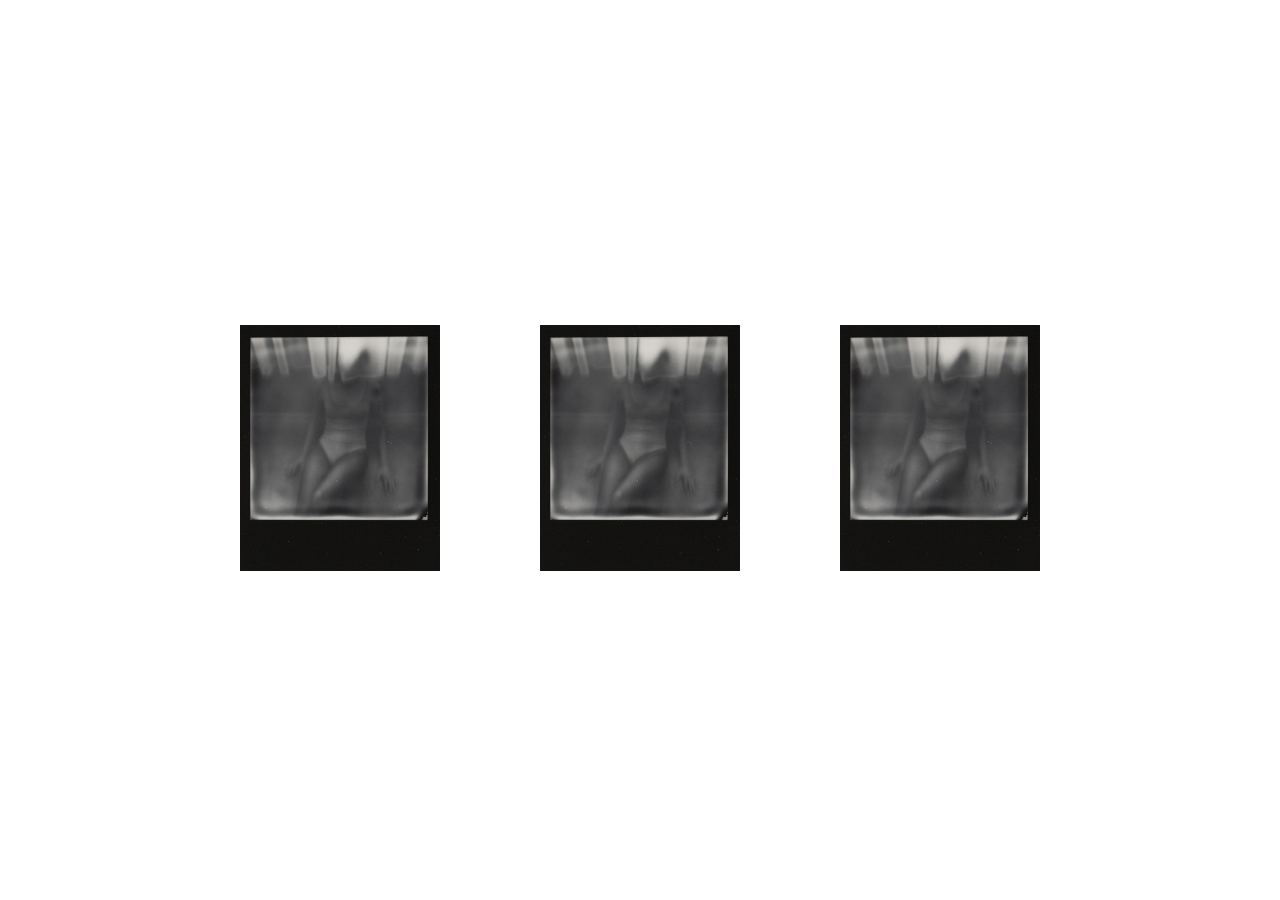
<file: index.html>
<!DOCTYPE html>
<html lang="en">
<head>
    <meta charset="UTF-8">
    <meta name="viewport" content="width=device-width, initial-scale=1.0">
    <title>主页</title>
    <link rel="stylesheet" href="style.css">
</head>
<body>
    <div class="container">
        <a href="page3.html">
            <img src="album/Under cover by Rafal Wroblewski, Photography, Instant film.jpeg" alt="Button 1" class="circle" onmouseover="hoverEffect(this, 'album/Nobuyoshi Araki_ Sakura.jpeg')" onmouseout="hoverEffect(this, 'album/Under cover by Rafal Wroblewski, Photography, Instant film.jpeg')">
        </a>
        <a href="page1.html">
            <img src="album/Under cover by Rafal Wroblewski, Photography, Instant film.jpeg" alt="Button 2" class="circle" onmouseover="hoverEffect(this, 'album/Nobuyoshi Araki_ Sakura (2).jpeg')" onmouseout="hoverEffect(this, 'album/Under cover by Rafal Wroblewski, Photography, Instant film.jpeg')">
        </a>
        <a href="page2.html">
            <img src="album/Under cover by Rafal Wroblewski, Photography, Instant film.jpeg" alt="Button 3" class="circle" onmouseover="hoverEffect(this, 'album/Nobuyoshi Araki_ Sakura.jpeg')" onmouseout="hoverEffect(this, 'album/Under cover by Rafal Wroblewski, Photography, Instant film.jpeg')">
        </a>
    </div>

    

    <script src="script.js"></script>
</body>
</html>
</file>
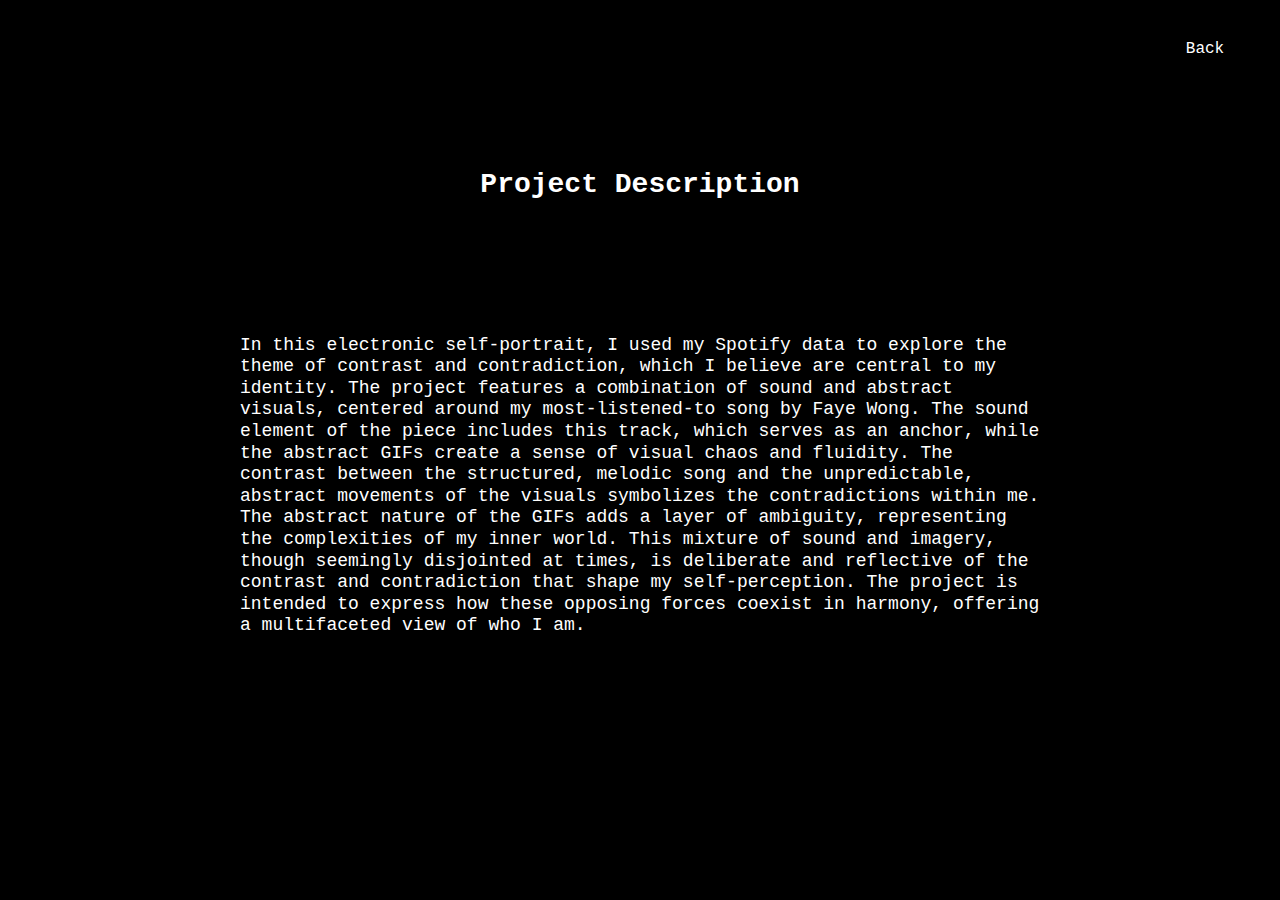
<file: page1.html>
<!DOCTYPE html>
<html lang="en">
<head>
    <meta charset="UTF-8">
    <meta name="viewport" content="width=device-width, initial-scale=1.0">
    <title>页面1</title>
    <link rel="stylesheet" href="style.css">
    <style>
        body {
            font-family: 'Courier New', Courier, monospace; 
            background-color: #000;
            color: #fff;
            margin: 0;
            padding: 0;
        }

        .container {
            padding: 20px;
            max-width: 800px;
            margin: 50px auto;
            text-align: left;
        }

        h1 {
            position:absolute;
            top:150px;
            left:center;
            color: white;
            font-size: 28px;
            margin-bottom: 30px;
        }

        .reflection {
            position:center;
            font-size: 18px;
            line-height: 1.2;
            text-align: left;
            white-space: pre-line; /* Preserve formatting of text */
            margin-top: 50px; /* Adjust for header position */
        }

     

        
    </style>
</head>
<body>
    <h1>Project Description</h1>
    <div class="container">
        <div class="reflection">
            In this electronic self-portrait, I used my Spotify data to explore the theme of contrast and contradiction, which I believe are central to my identity. The project features a combination of sound and abstract visuals, centered around my most-listened-to song by Faye Wong. The sound element of the piece includes this track, which serves as an anchor, while the abstract GIFs create a sense of visual chaos and fluidity. The contrast between the structured, melodic song and the unpredictable, abstract movements of the visuals symbolizes the contradictions within me. The abstract nature of the GIFs adds a layer of ambiguity, representing the complexities of my inner world. This mixture of sound and imagery, though seemingly disjointed at times, is deliberate and reflective of the contrast and contradiction that shape my self-perception. The project is intended to express how these opposing forces coexist in harmony, offering a multifaceted view of who I am.        </div>
    </div>

    

    <div class="back-circle" onclick="window.location.href='index.html'">Back</div>

 
</body>
</html>
</file>
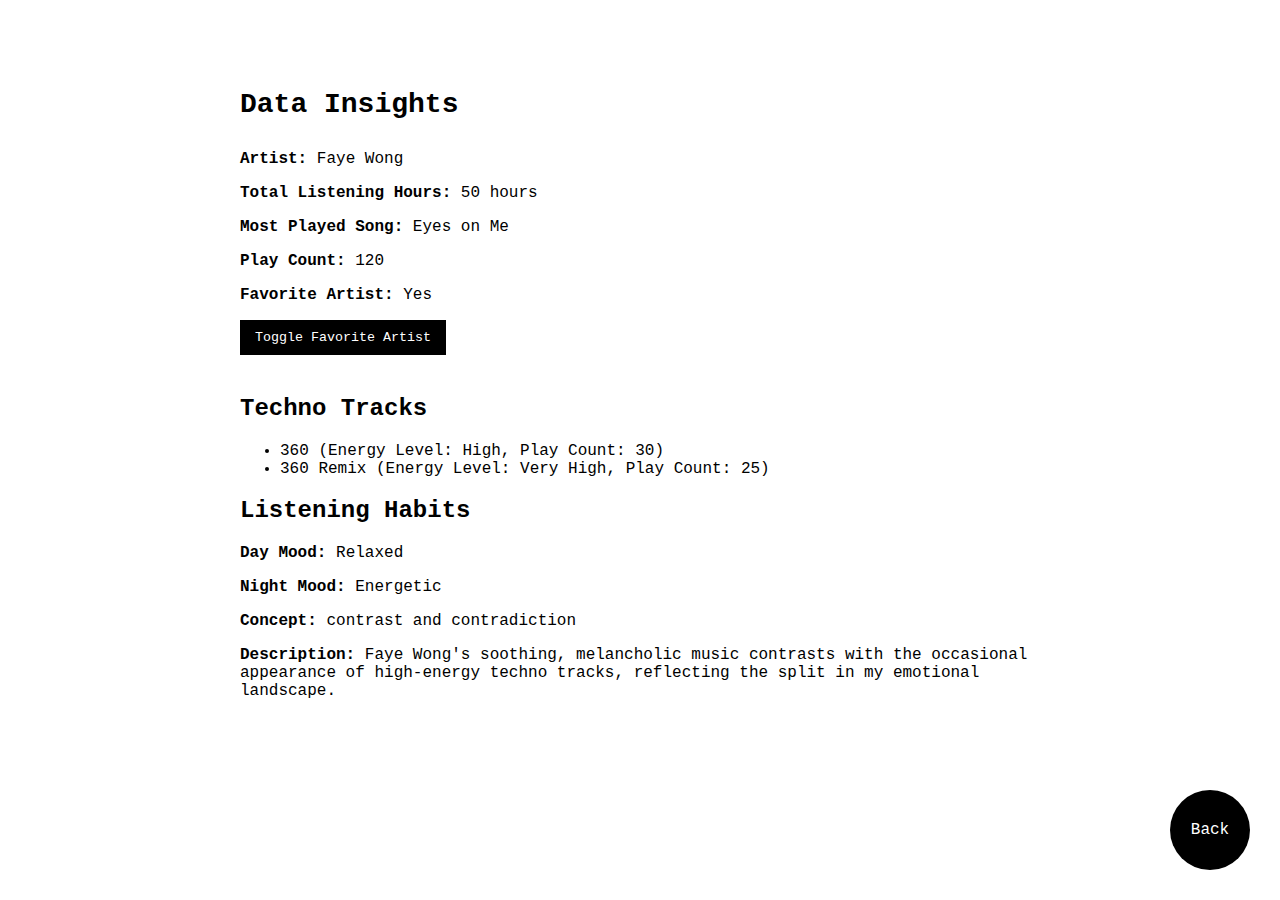
<file: page3.html>
<!DOCTYPE html>
<html lang="en">
<head>
    <meta charset="UTF-8">
    <meta name="viewport" content="width=device-width, initial-scale=1.0">
    <title>Data Insights</title>
    <link rel="stylesheet" href="style3.css">
</head>
<body>

    <div class="container">
        <h1>Data Insights</h1>
        <div id="data-section">
            <p><strong>Artist:</strong> <span id="artist"></span></p>
            <p><strong>Total Listening Hours:</strong> <span id="listeningHours"></span></p>
            <p><strong>Most Played Song:</strong> <span id="mostPlayedSong"></span></p>
            <p><strong>Play Count:</strong> <span id="playCount"></span></p>
            <p><strong>Favorite Artist:</strong> <span id="isFavorite"></span></p>
            <button id="toggleFavorite">Toggle Favorite Artist</button>
            <h2>Techno Tracks</h2>
            <ul id="technoTracks"></ul>
            <h2>Listening Habits</h2>
            <p><strong>Day Mood:</strong> <span id="dayMood"></span></p>
            <p><strong>Night Mood:</strong> <span id="nightMood"></span></p>
            <p><strong>Concept:</strong> <span id="concept"></span></p>
            <p><strong>Description:</strong> <span id="description"></span></p>
        </div>
    </div>

    <!-- Back按钮 -->
    <div class="back-circle3" onclick="window.location.href='index.html'">Back</div>

    <script src="script3.js"></script>
</body>
</html>
</file>
<file: style.css>
body {
    font-family: Arial, sans-serif;
    margin: 0;
    display: flex;
    justify-content: center;
    align-items: center;
    height: 100vh;

    background-color: rgb(255, 255, 255);
    background-repeat: no-repeat;
    background-size: cover;
}

.container {
    display: flex;
    flex-direction: row;
    align-items: center;
}

.circle {
    width: 200px;
  margin:50px;
    cursor: pointer;
    transition: transform 0.3s ease;
 
}

.circle:hover {
    transform: scale(1.1); /* 鼠标悬停时放大按钮 */
    
}

.back-circle3 {
    font-family: 'Courier New', Courier, monospace;
    position: absolute;
    top: 40px;
    right: 50px;
    width: 50px;
    height: 50px;
  color: black;
    border-radius: 0;
    z-index: 100; /* 确保它在所有内容的上方 */
    text-align: center;
    cursor: pointer;
    transition: all 0.3s ease;
}
.back-circle3:hover {
    transform: scale(1.1); /* 悬停时放大 */
}

.back-circle:hover {
    transform: scale(1.1); /* 悬停时放大 */
}

.page-2-background {
    background-color: #000000; /* 替换为你想要的背景颜色 */
}


.video-container {
    display: flex;
    justify-content: center;
    align-items: center;
    position: relative; /* 相对定位以放置绝对定位的元素 */
    width: 800px;
    height: 450px;
}

.clipped-video {
    clip-path: inset(0 50% 0 0); /* 裁剪右边 50% */
}

.mask {
    position: absolute;
    top: 0;
    right: 0;
    width: 50%; /* 占据视频右半部分 */
    height: 100%;
    background-color: transparent; /* 背景透明，让GIF显示 */
    z-index: 9; /* 确保在视频上方 */
}

/* 让GIF显示在视频右半部分 */
.gif-half {
    width: 70%;
    height: 100%;
    object-fit: cover; /* 保证GIF适应容器 */
}

.invertible-video, .invertible-gif {
    transition: filter 0.5s ease;
}

.invertible-video:hover, .invertible-gif:hover {
    filter: invert(1); /* 反转颜色 */
}

.back-circle {
    font-family: 'Courier New', Courier, monospace;
    position: absolute;
    top: 40px;
    right: 50px;
    width: 50px;
    height: 50px;
  color: white;
    border-radius: 0;
    z-index: 100; /* 确保它在所有内容的上方 */
    text-align: center;
    cursor: pointer;
    transition: all 0.3s ease;
}

.page-2-background {
    background-color: black;
}
</file>
<file: style3.css>
body {
    font-family: 'Courier New', Courier, monospace;
    background-color: white;
    color: black;
    margin: 0;
    padding: 0;
}

.container {
    padding: 20px;
    max-width: 800px;
    margin: 50px auto;
    text-align: left;
}

h1 {
    color: black;
    font-size: 28px;
    margin-bottom: 30px;
}

button {
    padding: 10px 15px;
    background-color: black;
    color: white;
    border: none;
    cursor: pointer;
    font-family: 'Courier New', Courier, monospace;
    margin-bottom: 20px;
}

button:hover {
    background-color: grey;
}

.back-circle3 {
    font-family: 'Courier New', Courier, monospace;
    position: fixed;
    bottom: 30px;
    right: 30px;
    width: 80px;
    height: 80px;
    background-color: black;
    color: white;
    display: flex;
    justify-content: center;
    align-items: center;
    border-radius: 50%;
    cursor: pointer;
    transition: all 0.3s ease;
}

.back-circle3:hover {
    transform: scale(1.1);
}
</file>
